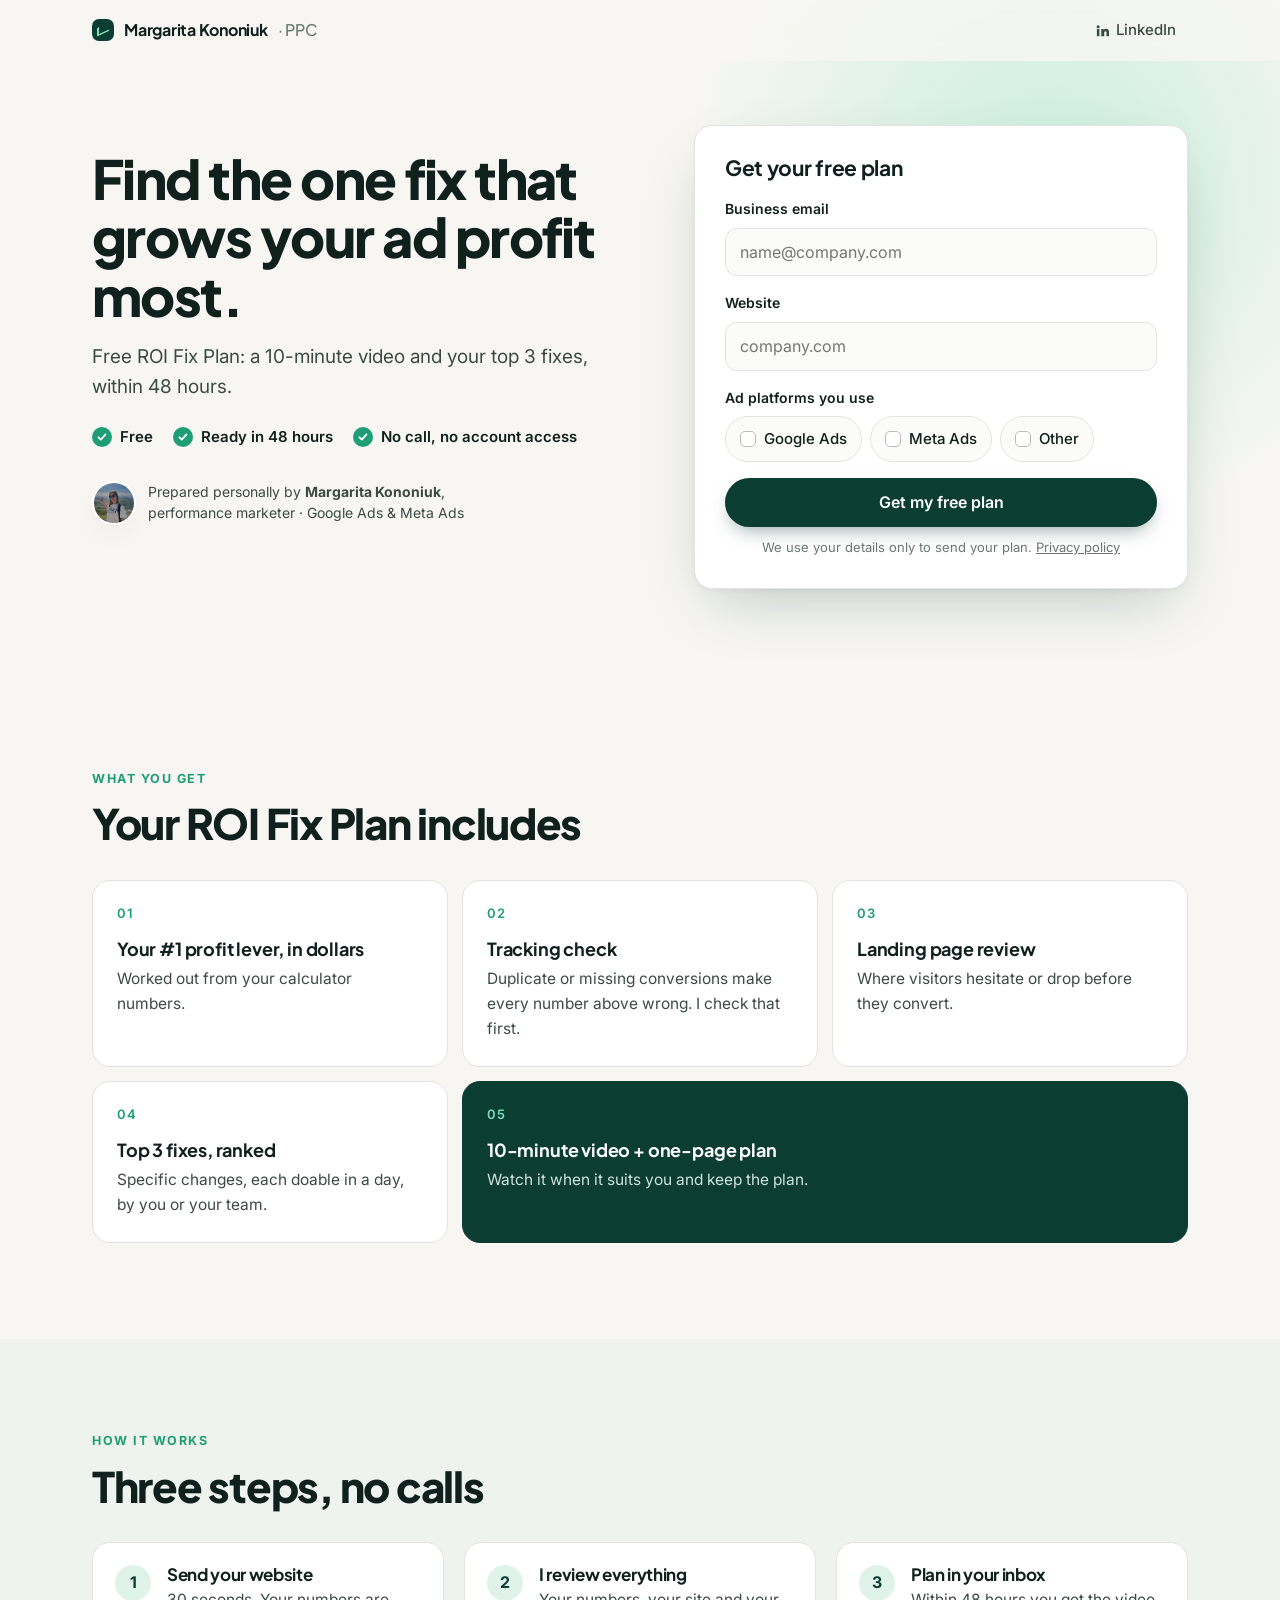
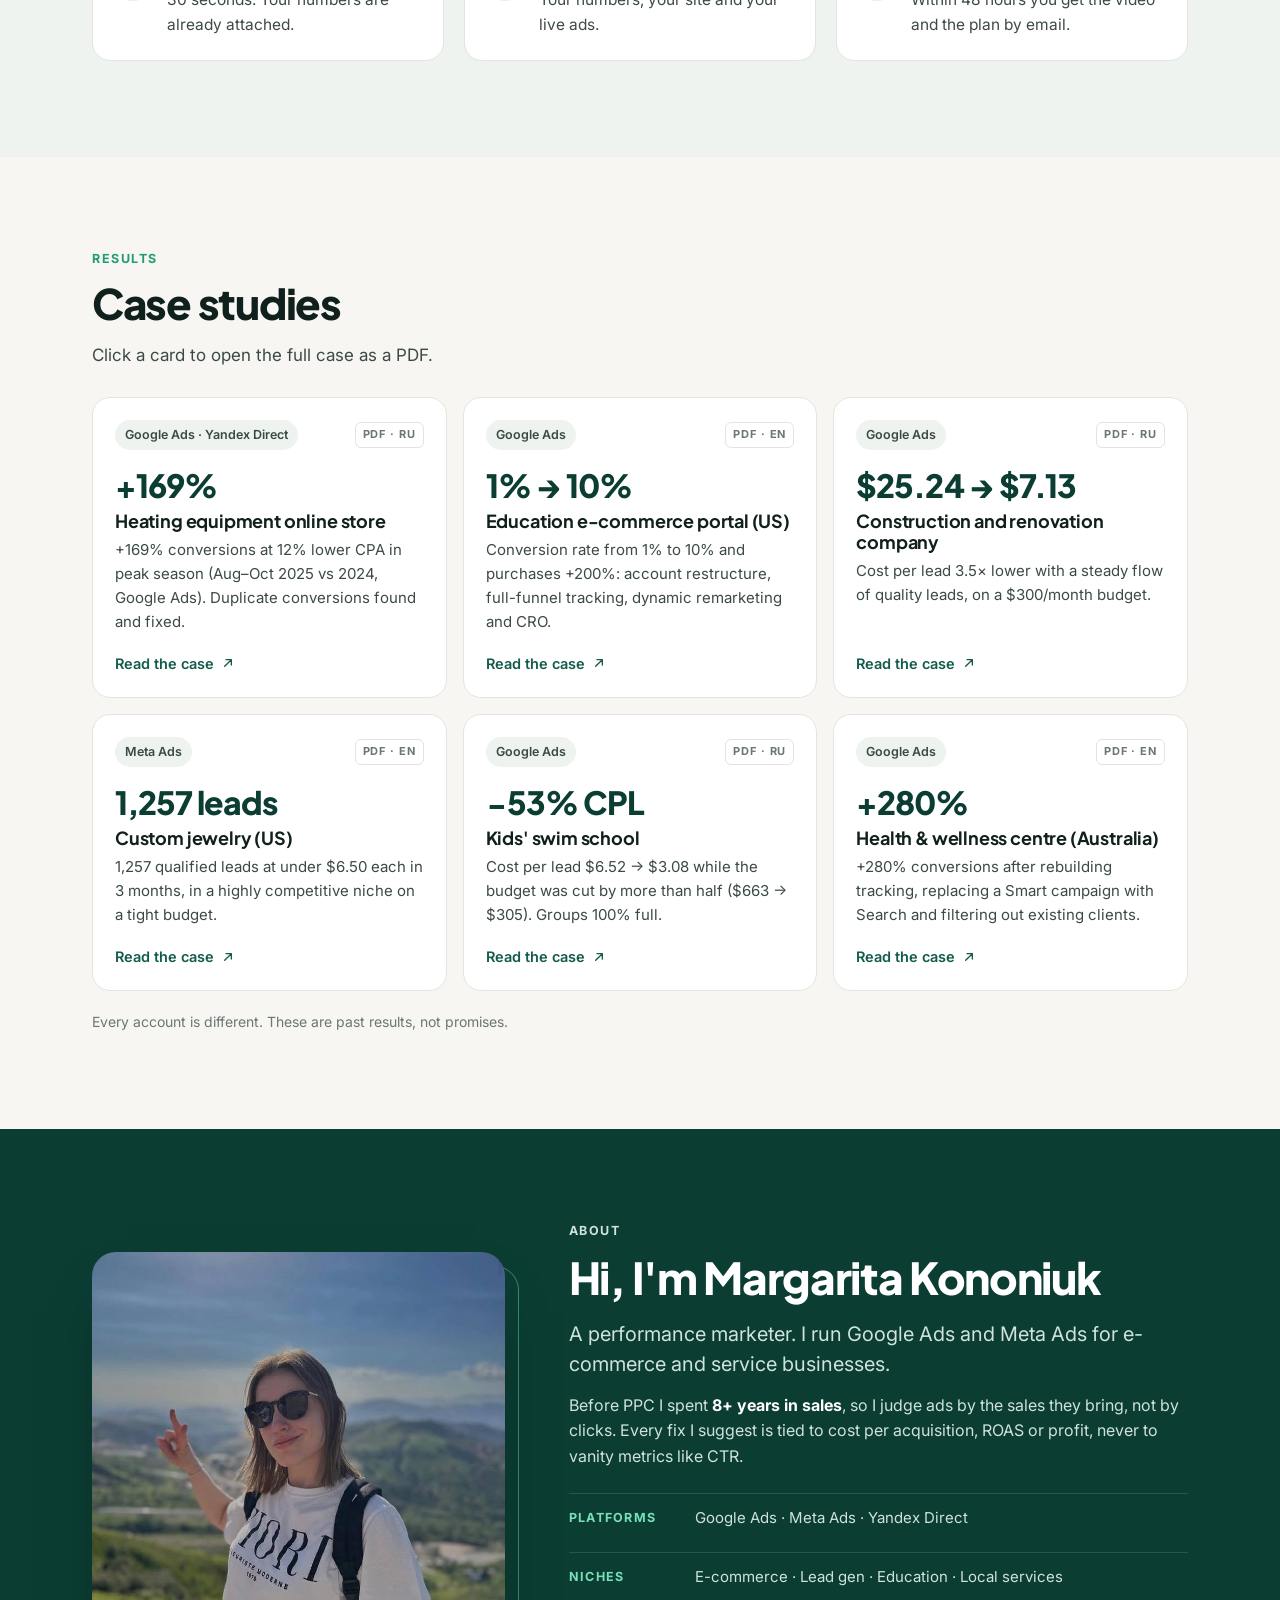
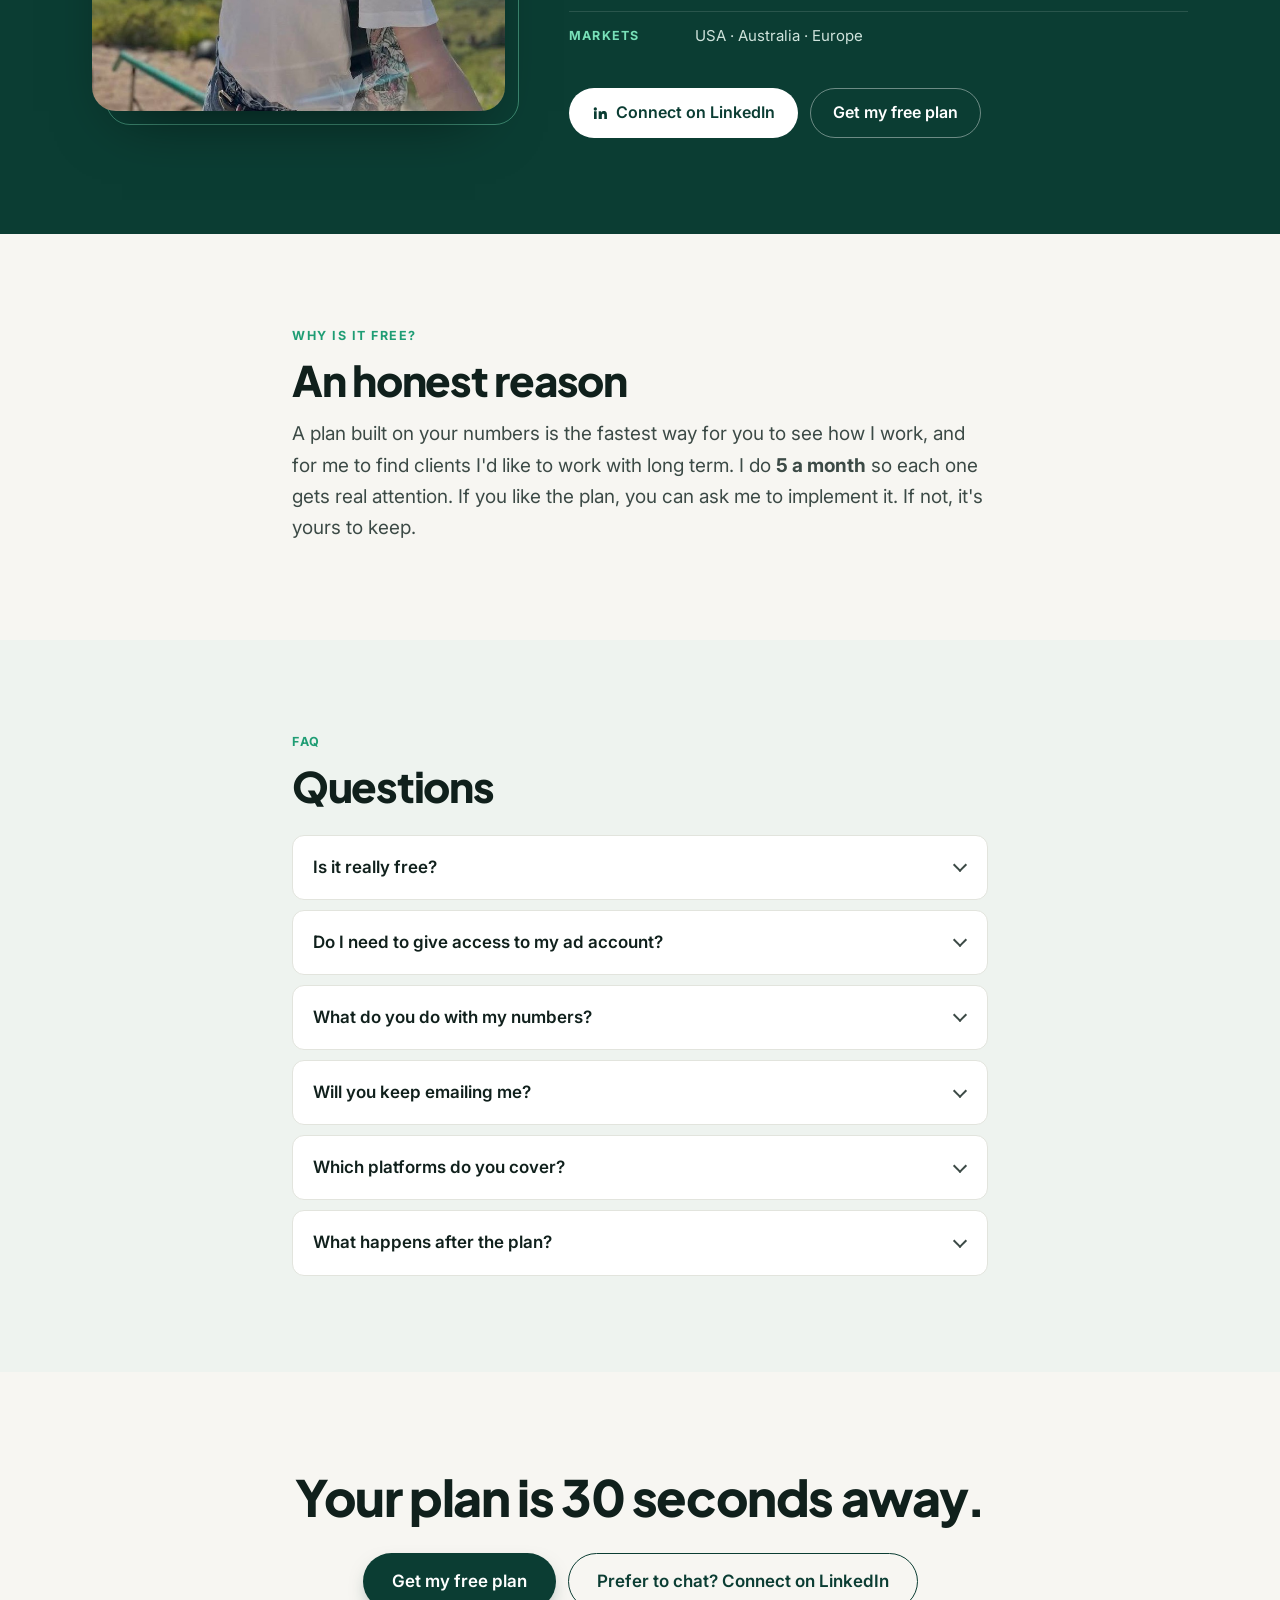
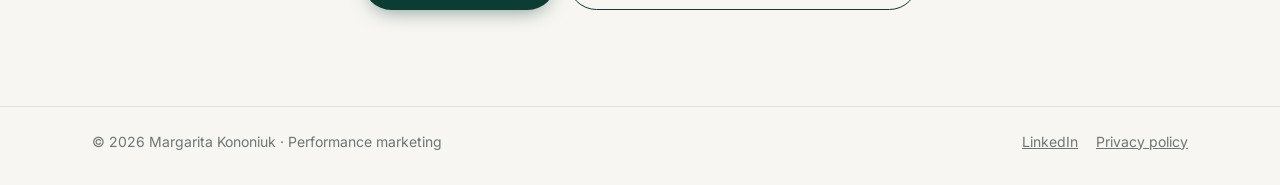
<file: index.html>
<!doctype html>
<html lang="en">
<head>
  <meta charset="utf-8">
  <meta name="viewport" content="width=device-width, initial-scale=1">
  <title>Free ROI Fix Plan · Margarita Kononiuk, PPC</title>
  <meta name="description" content="Send your website and get a 10-minute video and the 3 fixes that will grow your ad profit most, within 48 hours. Free. No call, no account access, no contract.">
  <meta name="referrer" content="strict-origin-when-cross-origin">
  <meta name="theme-color" content="#0b3d33">
  <meta property="og:title" content="Free ROI Fix Plan in 48 hours">
  <meta property="og:description" content="A 10-minute video and your top 3 fixes to grow ad profit. Google Ads & Meta Ads. No call, no contract.">
  <meta property="og:type" content="website">
  <meta property="og:image" content="assets/img/margarita.jpg">
  <link rel="icon" href="data:image/svg+xml,%3Csvg xmlns='http://www.w3.org/2000/svg' viewBox='0 0 32 32'%3E%3Crect width='32' height='32' rx='8' fill='%230b3d33'/%3E%3Cpath d='M8 21l6-6 4 4 6-8' stroke='%2378e0b8' stroke-width='3' fill='none' stroke-linecap='round' stroke-linejoin='round'/%3E%3C/svg%3E">
  <link rel="preconnect" href="https://fonts.googleapis.com">
  <link rel="preconnect" href="https://fonts.gstatic.com" crossorigin>
  <link href="https://fonts.googleapis.com/css2?family=Inter:wght@400;500;600;700&family=Plus+Jakarta+Sans:wght@600;700;800&display=swap" rel="stylesheet">
  <link rel="stylesheet" href="assets/css/styles.css">
  <!-- Privacy: remove calculator numbers from the address bar BEFORE Google Tag Manager reads the URL.
       The original query is kept in window.__LP_INITIAL_SEARCH for main.js. UTM parameters stay. -->
  <script>
    (function () {
      try {
        var keys = ["v","ext_ver","tab","currency","spend","cpc","cr","aov","lead_to_call","close_rate","ltv","fee","margin",
          "revenue","profit","roi","roas","cpa","top_lever","lever_gain","state"];
        var u = new URL(location.href);
        window.__LP_INITIAL_SEARCH = u.search;
        var changed = false;
        keys.forEach(function (k) { if (u.searchParams.has(k)) { u.searchParams.delete(k); changed = true; } });
        var q = u.searchParams.toString();
        if (changed) history.replaceState(history.state, "", u.pathname + (q ? "?" + q : "") + u.hash);
      } catch (e) {}
    })();
  </script>
  <!-- Google Tag Manager -->
  <script async src="https://www.googletagmanager.com/gtm.js?id=GTM-M23LH8RD"></script>
  <script>
    window.dataLayer = window.dataLayer || [];
    function gtag(){dataLayer.push(arguments);}
    gtag('js', new Date());
    dataLayer.push({ 'gtm.start': new Date().getTime(), event: 'gtm.js' });
  </script>
  <!-- End Google Tag Manager -->
  <script src="assets/js/config.js"></script>
  <script src="assets/js/main.js" defer></script>
</head>
<body>
  <!-- Google Tag Manager (noscript) -->
  <noscript><iframe src="https://www.googletagmanager.com/ns.html?id=GTM-M23LH8RD" height="0" width="0" style="display:none;visibility:hidden"></iframe></noscript>
  <!-- End Google Tag Manager (noscript) -->
  <header class="topbar">
    <div class="wrap topbar__inner">
      <span class="brand">
        <span class="brand__mark" aria-hidden="true"></span>
        Margarita Kononiuk <span class="brand__role">· PPC</span>
      </span>
      <a class="link-quiet js-linkedin" href="https://www.linkedin.com/in/margarita-kononiuk" target="_blank" rel="noopener">
        <svg class="icon" viewBox="0 0 24 24" aria-hidden="true"><path d="M4.98 3.5a2.5 2.5 0 1 1 0 5 2.5 2.5 0 0 1 0-5zM3 9.5h4V21H3zM10 9.5h3.8v1.6h.06c.53-1 1.83-2.06 3.77-2.06 4.03 0 4.77 2.65 4.77 6.1V21h-4v-5.1c0-1.22-.02-2.78-1.7-2.78-1.7 0-1.96 1.33-1.96 2.7V21H10z"/></svg>
        LinkedIn
      </a>
    </div>
  </header>

  <main>
    <!-- 1. HERO + FORM -->
    <section class="hero" id="top">
      <div class="wrap hero__grid">
        <div class="hero__copy">
          <p class="state-pill" id="statePill" hidden></p>
          <h1 class="hero__title" id="heroTitle">Find the one fix that grows your ad profit most.</h1>
          <p class="hero__sub" id="heroSub">Free ROI Fix Plan: a 10-minute video and your top 3 fixes, within 48 hours.</p>
          <ul class="ticks">
            <li>Free</li>
            <li>Ready in 48 hours</li>
            <li>No call, no account access</li>
          </ul>
          <div class="hero__trust">
            <img src="assets/img/margarita.jpg" alt="" width="44" height="44" class="avatar-sm">
            <p>Prepared personally by <strong>Margarita Kononiuk</strong>,<br class="br-desk"> performance marketer · Google Ads &amp; Meta Ads</p>
          </div>
        </div>

        <div class="hero__panel" id="form">
          <div class="card form-card" id="formCard">
            <h2 class="form-card__title">Get your free plan</h2>
            <p class="capacity" id="capacity" hidden></p>
            <form id="leadForm" novalidate>
              <div class="field">
                <label for="email">Business email</label>
                <input id="email" name="email" type="email" autocomplete="email" inputmode="email" placeholder="name@company.com" required>
                <p class="hint" id="emailHint" hidden>A work email gets a faster reply.</p>
                <p class="error" id="emailError" role="alert" hidden></p>
              </div>
              <div class="field">
                <label for="website">Website</label>
                <input id="website" name="website" type="text" inputmode="url" autocomplete="url" placeholder="company.com" required>
                <p class="error" id="websiteError" role="alert" hidden></p>
              </div>
              <fieldset class="field">
                <legend>Ad platforms you use</legend>
                <div class="chips">
                  <label class="chip"><input type="checkbox" name="platforms" value="google_ads"><span>Google Ads</span></label>
                  <label class="chip"><input type="checkbox" name="platforms" value="meta_ads"><span>Meta Ads</span></label>
                  <label class="chip"><input type="checkbox" name="platforms" value="other"><span>Other</span></label>
                </div>
                <p class="error" id="platformsError" role="alert" hidden></p>
              </fieldset>
              <!-- Honeypot: humans never see or fill this -->
              <div class="hp" aria-hidden="true">
                <label for="company_fax">Leave empty</label>
                <input id="company_fax" name="company_fax" type="text" tabindex="-1" autocomplete="off">
              </div>
              <button class="btn btn--primary btn--block" type="submit" id="submitBtn">
                <span class="btn__label">Get my free plan</span>
                <span class="spinner" aria-hidden="true"></span>
              </button>
              <p class="error error--form" id="formError" role="alert" hidden></p>
              <p class="attached" id="attachedNote" hidden>
                <svg class="icon" viewBox="0 0 24 24" aria-hidden="true"><path d="M16.5 6.5l-7.8 7.8a2 2 0 0 0 2.8 2.8l7.8-7.8a4 4 0 0 0-5.7-5.7L5.8 11.4a6 6 0 0 0 8.5 8.5l6.2-6.2" fill="none" stroke="currentColor" stroke-width="2" stroke-linecap="round"/></svg>
                Your calculator numbers are attached.
              </p>
              <p class="privacy-line">We use your details only to send your plan. <a class="js-privacy" href="privacy.html">Privacy policy</a></p>
            </form>
          </div>

          <!-- Success state -->
          <div class="card success-card" id="successCard" hidden tabindex="-1">
            <div class="success-card__icon" aria-hidden="true">
              <svg viewBox="0 0 24 24"><path d="M5 12.5l4.5 4.5L19 7.5" fill="none" stroke="currentColor" stroke-width="2.5" stroke-linecap="round" stroke-linejoin="round"/></svg>
            </div>
            <h2>Got it.</h2>
            <p class="success-card__lead">Your plan arrives at <strong id="successEmail"></strong> within 48 hours.</p>
            <p>Want a deeper plan? Reply to the confirmation email with read-only access to your ad account, and I'll add account structure and search terms.</p>
            <p class="muted">Meanwhile:</p>
            <a class="btn btn--linkedin js-linkedin" href="https://www.linkedin.com/in/margarita-kononiuk" target="_blank" rel="noopener">
              <svg class="icon" viewBox="0 0 24 24" aria-hidden="true"><path d="M4.98 3.5a2.5 2.5 0 1 1 0 5 2.5 2.5 0 0 1 0-5zM3 9.5h4V21H3zM10 9.5h3.8v1.6h.06c.53-1 1.83-2.06 3.77-2.06 4.03 0 4.77 2.65 4.77 6.1V21h-4v-5.1c0-1.22-.02-2.78-1.7-2.78-1.7 0-1.96 1.33-1.96 2.7V21H10z"/></svg>
              Connect on LinkedIn
            </a>
          </div>

          <!-- Calculator numbers -->
          <div class="card numbers" id="numbers" hidden>
            <h3 class="numbers__title">Your calculator numbers <span class="muted">(attached to your request)</span></h3>
            <dl class="numbers__grid" id="numbersGrid"></dl>
            <button type="button" class="link-btn" id="numbersToggle" aria-expanded="false" hidden>Show all</button>
            <p class="numbers__note">From your ROI Calculator. Something off? Change it in the extension and click the banner again.</p>
          </div>
        </div>
      </div>
    </section>

    <!-- 3. WHAT YOU GET -->
    <section class="section" id="what">
      <div class="wrap">
        <p class="eyebrow">What you get</p>
        <h2 class="section__title">Your ROI Fix Plan includes</h2>
        <ol class="deliverables">
          <li class="deliverable">
            <span class="deliverable__num">01</span>
            <h3>Your #1 profit lever, in dollars</h3>
            <p id="leverItem">Worked out from your calculator numbers.</p>
          </li>
          <li class="deliverable">
            <span class="deliverable__num">02</span>
            <h3>Tracking check</h3>
            <p>Duplicate or missing conversions make every number above wrong. I check that first.</p>
          </li>
          <li class="deliverable">
            <span class="deliverable__num">03</span>
            <h3>Landing page review</h3>
            <p>Where visitors hesitate or drop before they convert.</p>
          </li>
          <li class="deliverable">
            <span class="deliverable__num">04</span>
            <h3>Top 3 fixes, ranked</h3>
            <p>Specific changes, each doable in a day, by you or your team.</p>
          </li>
          <li class="deliverable deliverable--accent">
            <span class="deliverable__num">05</span>
            <h3>10-minute video + one-page plan</h3>
            <p>Watch it when it suits you and keep the plan.</p>
          </li>
        </ol>
      </div>
    </section>

    <!-- 4. HOW IT WORKS -->
    <section class="section section--tint" id="how">
      <div class="wrap">
        <p class="eyebrow">How it works</p>
        <h2 class="section__title">Three steps, no calls</h2>
        <ol class="steps">
          <li class="step">
            <span class="step__dot">1</span>
            <div>
              <h3>Send your website</h3>
              <p>30 seconds. Your numbers are already attached.</p>
            </div>
          </li>
          <li class="step">
            <span class="step__dot">2</span>
            <div>
              <h3>I review everything</h3>
              <p>Your numbers, your site and your live ads.</p>
            </div>
          </li>
          <li class="step">
            <span class="step__dot">3</span>
            <div>
              <h3>Plan in your inbox</h3>
              <p>Within 48 hours you get the video and the plan by email.</p>
            </div>
          </li>
        </ol>
      </div>
    </section>

    <!-- 5. RESULTS / CASE STUDIES -->
    <section class="section" id="cases">
      <div class="wrap">
        <p class="eyebrow">Results</p>
        <h2 class="section__title">Case studies</h2>
        <p class="section__lead">Click a card to open the full case as a PDF.</p>
        <div class="cases" id="casesGrid"></div>
        <p class="disclaimer">Every account is different. These are past results, not promises.</p>
      </div>
    </section>

    <!-- 6. ABOUT -->
    <section class="section section--dark" id="about">
      <div class="wrap about">
        <figure class="about__photo">
          <img src="assets/img/margarita.jpg" alt="Margarita Kononiuk" width="600" height="667" loading="lazy">
        </figure>
        <div class="about__copy">
          <p class="eyebrow eyebrow--light">About</p>
          <h2 class="about__title">Hi, I'm Margarita&nbsp;Kononiuk</h2>
          <p class="about__lead">A performance marketer. I run Google Ads and Meta Ads for e-commerce and service businesses.</p>
          <p>Before PPC I spent <strong>8+ years in sales</strong>, so I judge ads by the sales they bring, not by clicks. Every fix I suggest is tied to cost per acquisition, ROAS or profit, never to vanity metrics like CTR.</p>
          <ul class="about__facts">
            <li><strong>Platforms</strong> Google Ads · Meta Ads · Yandex Direct</li>
            <li><strong>Niches</strong> E-commerce · Lead gen · Education · Local services</li>
            <li><strong>Markets</strong> USA · Australia · Europe</li>
          </ul>
          <div class="about__ctas">
            <a class="btn btn--light js-linkedin" href="https://www.linkedin.com/in/margarita-kononiuk" target="_blank" rel="noopener">
              <svg class="icon" viewBox="0 0 24 24" aria-hidden="true"><path d="M4.98 3.5a2.5 2.5 0 1 1 0 5 2.5 2.5 0 0 1 0-5zM3 9.5h4V21H3zM10 9.5h3.8v1.6h.06c.53-1 1.83-2.06 3.77-2.06 4.03 0 4.77 2.65 4.77 6.1V21h-4v-5.1c0-1.22-.02-2.78-1.7-2.78-1.7 0-1.96 1.33-1.96 2.7V21H10z"/></svg>
              Connect on LinkedIn
            </a>
            <a class="btn btn--ghost-light js-to-form" href="#form">Get my free plan</a>
          </div>
        </div>
      </div>
    </section>

    <!-- 7. WHY FREE -->
    <section class="section" id="why">
      <div class="wrap narrow">
        <p class="eyebrow">Why is it free?</p>
        <h2 class="section__title">An honest reason</h2>
        <p class="prose">A plan built on your numbers is the fastest way for you to see how I work, and for me to find clients I'd like to work with long term. I do <strong>5 a month</strong> so each one gets real attention. If you like the plan, you can ask me to implement it. If not, it's yours to keep.</p>
      </div>
    </section>

    <!-- 8. FAQ -->
    <section class="section section--tint" id="faq">
      <div class="wrap narrow">
        <p class="eyebrow">FAQ</p>
        <h2 class="section__title">Questions</h2>
        <div class="faq">
          <details>
            <summary>Is it really free?</summary>
            <p>Yes. No card, no contract, no call.</p>
          </details>
          <details>
            <summary>Do I need to give access to my ad account?</summary>
            <p>No. Your website and calculator numbers are enough. If you want a deeper plan later, you can share read-only access.</p>
          </details>
          <details>
            <summary>What do you do with my numbers?</summary>
            <p>I use them only to prepare your plan. They are never shared or published.</p>
          </details>
          <details>
            <summary>Will you keep emailing me?</summary>
            <p>At most two short follow-up emails. Reply "stop" and they stop.</p>
          </details>
          <details>
            <summary>Which platforms do you cover?</summary>
            <p>Google Ads and Meta Ads.</p>
          </details>
          <details>
            <summary>What happens after the plan?</summary>
            <p>You can implement the fixes yourself, or ask me for a quote to do it.</p>
          </details>
        </div>
      </div>
    </section>

    <!-- 9. FINAL CTA -->
    <section class="section final">
      <div class="wrap final__inner">
        <h2 class="final__title">Your plan is 30 seconds away.</h2>
        <div class="final__ctas">
          <a class="btn btn--primary btn--lg js-to-form" href="#form">Get my free plan</a>
          <a class="btn btn--outline btn--lg js-linkedin" href="https://www.linkedin.com/in/margarita-kononiuk" target="_blank" rel="noopener">Prefer to chat? Connect on LinkedIn</a>
        </div>
      </div>
    </section>
  </main>

  <footer class="footer">
    <div class="wrap footer__inner">
      <span>© <span id="year">2026</span> Margarita Kononiuk · Performance marketing</span>
      <span class="footer__links">
        <a class="js-linkedin" href="https://www.linkedin.com/in/margarita-kononiuk" target="_blank" rel="noopener">LinkedIn</a>
        <a class="js-privacy" href="privacy.html">Privacy policy</a>
      </span>
    </div>
  </footer>
</body>
</html>
</file>
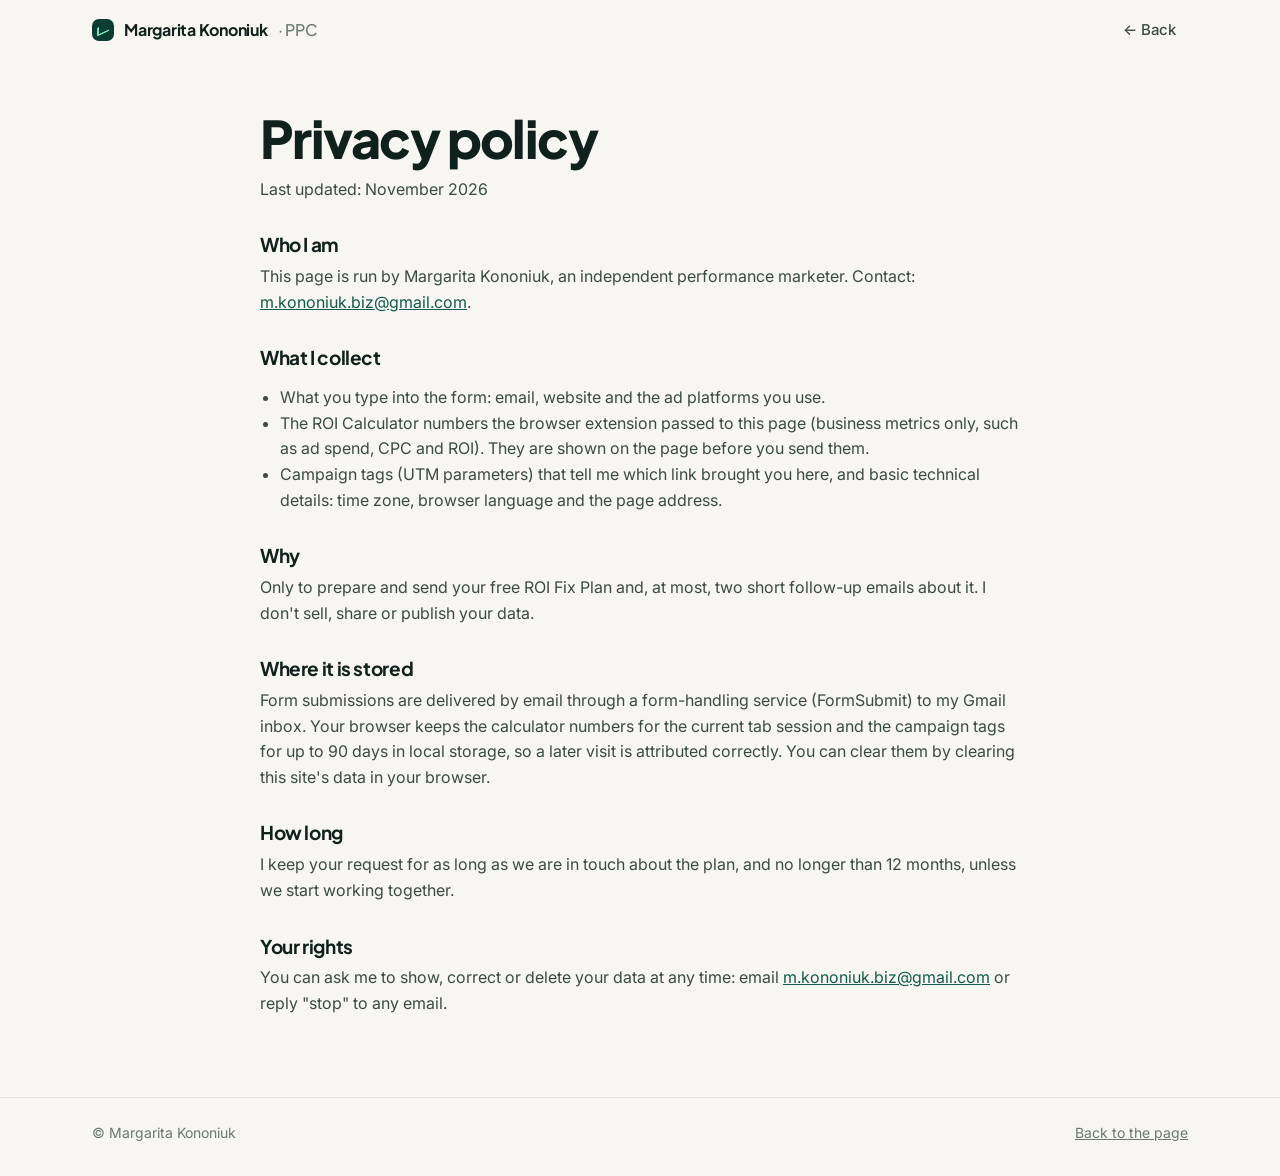
<file: privacy.html>
<!doctype html>
<html lang="en">
<head>
  <meta charset="utf-8">
  <meta name="viewport" content="width=device-width, initial-scale=1">
  <title>Privacy Policy · Margarita Kononiuk</title>
  <meta name="robots" content="noindex">
  <link rel="preconnect" href="https://fonts.googleapis.com">
  <link rel="preconnect" href="https://fonts.gstatic.com" crossorigin>
  <link href="https://fonts.googleapis.com/css2?family=Inter:wght@400;500;600;700&family=Plus+Jakarta+Sans:wght@600;700;800&display=swap" rel="stylesheet">
  <link rel="stylesheet" href="assets/css/styles.css">
  <style>
    .policy { padding: 48px 0 80px; }
    .policy h1 { font-weight: 800; letter-spacing: -.03em; font-size: clamp(36px, 6vw, 52px); margin-bottom: 8px; }
    .policy h2 { font-size: 19px; margin: 32px 0 8px; }
    .policy p, .policy li { color: var(--ink-2); }
    .policy ul { padding-left: 20px; }
  </style>
</head>
<body>
  <header class="topbar">
    <div class="wrap topbar__inner">
      <a class="brand" href="./" style="text-decoration:none;color:inherit"><span class="brand__mark" aria-hidden="true"></span>Margarita Kononiuk <span class="brand__role">· PPC</span></a>
      <a class="link-quiet" href="./">← Back</a>
    </div>
  </header>
  <main class="wrap narrow policy">
    <h1>Privacy policy</h1>
    <p class="muted">Last updated: November 2026</p>

    <h2>Who I am</h2>
    <p>This page is run by Margarita Kononiuk, an independent performance marketer. Contact: <a href="mailto:m.kononiuk.biz@gmail.com">m.kononiuk.biz@gmail.com</a>.</p>

    <h2>What I collect</h2>
    <ul>
      <li>What you type into the form: email, website and the ad platforms you use.</li>
      <li>The ROI Calculator numbers the browser extension passed to this page (business metrics only, such as ad spend, CPC and ROI). They are shown on the page before you send them.</li>
      <li>Campaign tags (UTM parameters) that tell me which link brought you here, and basic technical details: time zone, browser language and the page address.</li>
    </ul>

    <h2>Why</h2>
    <p>Only to prepare and send your free ROI Fix Plan and, at most, two short follow-up emails about it. I don't sell, share or publish your data.</p>

    <h2>Where it is stored</h2>
    <p>Form submissions are delivered by email through a form-handling service (FormSubmit) to my Gmail inbox. Your browser keeps the calculator numbers for the current tab session and the campaign tags for up to 90 days in local storage, so a later visit is attributed correctly. You can clear them by clearing this site's data in your browser.</p>

    <h2>How long</h2>
    <p>I keep your request for as long as we are in touch about the plan, and no longer than 12 months, unless we start working together.</p>

    <h2>Your rights</h2>
    <p>You can ask me to show, correct or delete your data at any time: email <a href="mailto:m.kononiuk.biz@gmail.com">m.kononiuk.biz@gmail.com</a> or reply "stop" to any email.</p>
  </main>
  <footer class="footer"><div class="wrap footer__inner"><span>© Margarita Kononiuk</span><a href="./">Back to the page</a></div></footer>
</body>
</html>
</file>
<file: assets/css/styles.css>
:root {
  --bg: #f7f6f2;
  --surface: #ffffff;
  --tint: #eef3ef;
  --ink: #10201c;
  --ink-2: #3c4a46;
  --muted: #6b7773;
  --line: #e2e4dd;
  --brand: #0b3d33;
  --brand-2: #135c4c;
  --accent: #1f9d74;
  --accent-soft: #dff3ea;
  --mint: #78e0b8;
  --danger: #c2412d;
  --danger-soft: #fdecea;
  --warn: #8a5a00;

  --radius: 18px;
  --radius-sm: 12px;
  --shadow: 0 1px 2px rgba(16, 32, 28, .04), 0 12px 32px -12px rgba(16, 32, 28, .14);
  --shadow-lg: 0 2px 4px rgba(16, 32, 28, .04), 0 24px 60px -20px rgba(11, 61, 51, .28);

  --font: "Inter", system-ui, -apple-system, "Segoe UI", Roboto, sans-serif;
  --display: "Plus Jakarta Sans", "Inter", system-ui, sans-serif;
}

*, *::before, *::after { box-sizing: border-box; }
html { -webkit-text-size-adjust: 100%; scroll-behavior: smooth; }
@media (prefers-reduced-motion: reduce) { html { scroll-behavior: auto; } * { transition: none !important; animation: none !important; } }
body {
  margin: 0;
  background: var(--bg);
  color: var(--ink);
  font: 400 16px/1.6 var(--font);
  -webkit-font-smoothing: antialiased;
}
img { max-width: 100%; display: block; }
a { color: var(--brand-2); }
h1, h2, h3 { margin: 0; line-height: 1.15; font-family: var(--display); letter-spacing: -.02em; }
p { margin: 0; }
[hidden] { display: none !important; }

.wrap { width: 100%; max-width: 1160px; margin: 0 auto; padding: 0 16px; }
.narrow { max-width: 760px; }
@media (min-width: 768px) { .wrap { padding: 0 32px; } }

.icon { width: 1em; height: 1em; fill: currentColor; flex: none; }
.muted { color: var(--muted); font-weight: 400; }

/* ---------- Top bar ---------- */
.topbar { position: sticky; top: 0; z-index: 20; background: rgba(247, 246, 242, .85); backdrop-filter: saturate(1.4) blur(10px); border-bottom: 1px solid transparent; }
.topbar.is-scrolled { border-bottom-color: var(--line); }
.topbar__inner { display: flex; align-items: center; justify-content: space-between; height: 60px; }
.brand { display: inline-flex; align-items: center; gap: 10px; font-family: var(--display); font-weight: 700; letter-spacing: -.015em; }
.brand__mark { width: 22px; height: 22px; border-radius: 7px; background: var(--brand); position: relative; }
.brand__mark::after { content: ""; position: absolute; inset: 6px 5px 7px 5px; border-left: 2.5px solid var(--mint); border-bottom: 2.5px solid var(--mint); transform: skewY(-25deg); border-radius: 1px; }
.brand__role { color: var(--muted); font-weight: 500; }
.link-quiet { display: inline-flex; align-items: center; gap: 6px; color: var(--ink-2); text-decoration: none; font-weight: 500; font-size: 15px; padding: 8px 12px; border-radius: 999px; transition: background .15s; }
.link-quiet:hover { background: rgba(16, 32, 28, .06); }

/* ---------- Buttons ---------- */
.btn {
  display: inline-flex; align-items: center; justify-content: center; gap: 8px;
  padding: 14px 22px; border-radius: 999px; border: 1.5px solid transparent;
  font: 600 16px/1.2 var(--font); text-decoration: none; cursor: pointer;
  transition: transform .12s ease, background .15s, box-shadow .15s, border-color .15s;
}
.btn:active { transform: translateY(1px); }
.btn--primary { background: var(--brand); color: #fff; box-shadow: 0 8px 20px -8px rgba(11, 61, 51, .55); }
.btn--primary:hover { background: var(--brand-2); }
.btn--block { width: 100%; }
.btn--lg { padding: 17px 28px; font-size: 17px; }
.btn--outline { border-color: var(--brand); color: var(--brand); background: transparent; }
.btn--outline:hover { background: var(--brand); color: #fff; }
.btn--linkedin { background: #0a66c2; color: #fff; }
.btn--linkedin:hover { background: #004182; }
.btn--light { background: #fff; color: var(--brand); }
.btn--light:hover { background: var(--accent-soft); }
.btn--ghost-light { border-color: rgba(255, 255, 255, .4); color: #fff; }
.btn--ghost-light:hover { border-color: #fff; background: rgba(255, 255, 255, .08); }
.btn:focus-visible, .chip input:focus-visible + span, a:focus-visible, summary:focus-visible, .link-btn:focus-visible { outline: 3px solid var(--mint); outline-offset: 2px; }

.spinner { display: none; width: 18px; height: 18px; border: 2.5px solid rgba(255, 255, 255, .35); border-top-color: #fff; border-radius: 50%; animation: spin .7s linear infinite; }
.is-loading .spinner { display: inline-block; }
.is-loading .btn__label { opacity: .85; }
button:disabled { cursor: progress; opacity: .9; }
@keyframes spin { to { transform: rotate(360deg); } }

/* ---------- Hero ---------- */
.hero { padding: 28px 0 56px; position: relative; overflow-x: clip; }
.hero::before {
  content: ""; position: absolute; inset: -40% -10% auto auto; width: 720px; height: 720px; border-radius: 50%;
  background: radial-gradient(closest-side, rgba(120, 224, 184, .35), rgba(120, 224, 184, 0));
  pointer-events: none;
}
.hero__grid { display: grid; gap: 28px; position: relative; }
@media (min-width: 960px) {
  .hero { padding: 64px 0 88px; }
  .hero__grid { grid-template-columns: 1.05fr .95fr; gap: 56px; align-items: start; }
  .hero__copy { position: sticky; top: 108px; padding-top: 24px; }
}
.state-pill {
  display: inline-flex; align-items: center; gap: 8px; margin-bottom: 18px;
  padding: 6px 12px; border-radius: 999px; background: var(--accent-soft); color: var(--brand);
  font: 700 12px/1.2 var(--font); letter-spacing: .08em; text-transform: uppercase;
}
.state-pill::before { content: ""; width: 7px; height: 7px; border-radius: 50%; background: var(--accent); }
.state-pill--loss { background: var(--danger-soft); color: var(--danger); }
.state-pill--loss::before { background: var(--danger); }
.hero__title {
  font-family: var(--display); font-weight: 800; letter-spacing: -.028em;
  font-size: clamp(32px, 7.4vw, 54px); line-height: 1.08; color: var(--ink);
}
.hero__title em { font-style: italic; color: var(--brand-2); }
.hero__sub { margin-top: 18px; font-size: clamp(17px, 2.2vw, 19px); color: var(--ink-2); max-width: 34em; }
.ticks { list-style: none; padding: 0; margin: 22px 0 0; display: flex; flex-wrap: wrap; gap: 10px 20px; }
.ticks li { display: inline-flex; align-items: center; gap: 8px; font-weight: 600; font-size: 15px; }
.ticks li::before {
  content: ""; width: 20px; height: 20px; border-radius: 50%; flex: none;
  background: var(--accent) url("data:image/svg+xml,%3Csvg xmlns='http://www.w3.org/2000/svg' viewBox='0 0 24 24'%3E%3Cpath d='M6 12.5l4 4 8-9' fill='none' stroke='white' stroke-width='3' stroke-linecap='round' stroke-linejoin='round'/%3E%3C/svg%3E") center/14px no-repeat;
}
.hero__trust { display: none; align-items: center; gap: 12px; margin-top: 32px; color: var(--ink-2); font-size: 14px; line-height: 1.45; }
.avatar-sm { width: 44px; height: 44px; border-radius: 50%; object-fit: cover; object-position: 50% 30%; border: 2px solid #fff; box-shadow: var(--shadow); }
.br-desk { display: none; }
@media (min-width: 600px) { .hero__trust { display: flex; } .br-desk { display: inline; } }

/* ---------- Cards / form ---------- */
.card { background: var(--surface); border: 1px solid var(--line); border-radius: var(--radius); box-shadow: var(--shadow); }
.hero__panel { display: grid; gap: 16px; }
.form-card { padding: 22px; box-shadow: var(--shadow-lg); }
@media (min-width: 600px) { .form-card { padding: 30px; } }
.form-card__title { font-size: 21px; font-weight: 700; letter-spacing: -.015em; margin-bottom: 18px; }
.capacity { margin: -8px 0 16px; font-size: 14px; font-weight: 600; color: var(--warn); }
.field { margin: 0 0 16px; padding: 0; border: 0; min-width: 0; }
.field label, .field legend { display: block; font-weight: 600; font-size: 14px; margin-bottom: 7px; padding: 0; }
.field input[type="email"], .field input[type="text"] {
  width: 100%; padding: 13px 14px; border-radius: var(--radius-sm); border: 1.5px solid var(--line);
  background: #fbfbf9; font: 400 16px/1.3 var(--font); color: var(--ink); transition: border-color .15s, background .15s, box-shadow .15s;
}
.field input:hover { border-color: #c9ccc3; }
.field input:focus { outline: none; border-color: var(--accent); background: #fff; box-shadow: 0 0 0 4px rgba(31, 157, 116, .15); }
.field input[aria-invalid="true"] { border-color: var(--danger); background: #fffafa; }
.hint { margin-top: 6px; font-size: 13px; color: var(--muted); }
.error { margin-top: 6px; font-size: 13px; color: var(--danger); font-weight: 500; }
.error--form { margin-top: 12px; padding: 10px 12px; border-radius: 10px; background: var(--danger-soft); }

.chips { display: flex; flex-wrap: wrap; gap: 8px; }
.chip { position: relative; margin: 0 !important; cursor: pointer; }
.chip input { position: absolute; opacity: 0; inset: 0; margin: 0; cursor: pointer; }
.chip span {
  display: inline-flex; align-items: center; gap: 8px; padding: 10px 14px; border-radius: 999px;
  border: 1.5px solid var(--line); background: #fbfbf9; font-weight: 500; font-size: 15px; transition: all .15s;
}
.chip span::before { content: ""; width: 16px; height: 16px; border-radius: 5px; border: 1.5px solid #b9beb5; background: #fff; transition: all .15s; }
.chip:hover span { border-color: #c9ccc3; }
.chip input:checked + span { border-color: var(--accent); background: var(--accent-soft); color: var(--brand); }
.chip input:checked + span::before {
  border-color: var(--accent);
  background: var(--accent) url("data:image/svg+xml,%3Csvg xmlns='http://www.w3.org/2000/svg' viewBox='0 0 24 24'%3E%3Cpath d='M6 12.5l4 4 8-9' fill='none' stroke='white' stroke-width='3.2' stroke-linecap='round' stroke-linejoin='round'/%3E%3C/svg%3E") center/12px no-repeat;
}

.hp { position: absolute !important; left: -9999px; width: 1px; height: 1px; overflow: hidden; }

.attached { display: flex; align-items: center; justify-content: center; gap: 6px; margin-top: 12px; font-size: 13.5px; font-weight: 500; color: var(--brand-2); }
.privacy-line { margin-top: 10px; font-size: 13px; color: var(--muted); text-align: center; }
.privacy-line a { color: inherit; }

/* Success */
.success-card { padding: 30px 26px; text-align: left; box-shadow: var(--shadow-lg); }
.success-card:focus { outline: none; }
.success-card__icon { width: 48px; height: 48px; border-radius: 50%; display: grid; place-items: center; background: var(--accent); color: #fff; margin-bottom: 16px; }
.success-card__icon svg { width: 26px; height: 26px; }
.success-card h2 { font-weight: 800; letter-spacing: -.03em; font-size: 32px; margin-bottom: 10px; }
.success-card p { margin-bottom: 12px; color: var(--ink-2); }
.success-card__lead { font-size: 18px; color: var(--ink) !important; overflow-wrap: anywhere; }
.success-card .btn { margin-top: 4px; }

/* Numbers table */
.numbers { padding: 20px 22px; background: #fbfbf9; box-shadow: none; }
.numbers__title { font-size: 15px; font-weight: 700; margin-bottom: 12px; }
.numbers__grid { display: grid; grid-template-columns: 1fr; margin: 0; }
.numbers__row { display: flex; justify-content: space-between; align-items: baseline; gap: 12px; padding: 9px 0; border-bottom: 1px dashed var(--line); min-width: 0; }
.numbers__row dt { color: var(--muted); font-size: 14px; }
.numbers__row dd { margin: 0; font-weight: 600; font-variant-numeric: tabular-nums; text-align: right; white-space: nowrap; }
/* Desktop: 2 pairs per row, label above value so long labels never squeeze the numbers */
@media (min-width: 600px) {
  .numbers__grid { grid-template-columns: 1fr 1fr; column-gap: 20px; }
  .numbers__row { display: block; padding: 10px 0; }
  .numbers__row dt { font-size: 12.5px; line-height: 1.3; margin-bottom: 2px; }
  .numbers__row dd { text-align: left; font-size: 16.5px; white-space: normal; overflow-wrap: anywhere; }
}
.numbers__row dd.is-neg { color: var(--danger); }
.numbers__row dd.is-pos { color: var(--accent); }
.link-btn { margin-top: 10px; background: none; border: 0; padding: 4px 0; color: var(--brand-2); font: 600 14px var(--font); cursor: pointer; text-decoration: underline; text-underline-offset: 3px; }
.numbers__note { margin-top: 10px; font-size: 12.5px; color: var(--muted); }

/* ---------- Sections ---------- */
.section { padding: 64px 0; }
@media (min-width: 960px) { .section { padding: 96px 0; } }
.section--tint { background: var(--tint); }
.section--dark { background: var(--brand); color: #e7f1ed; }
.eyebrow { font: 700 12.5px/1 var(--font); letter-spacing: .12em; text-transform: uppercase; color: var(--accent); margin-bottom: 14px; }
.eyebrow--light { color: var(--mint); }
.section__title { font-weight: 800; font-size: clamp(28px, 4.2vw, 42px); letter-spacing: -.03em; margin-bottom: 14px; }
.section__lead { color: var(--ink-2); font-size: 17px; margin-bottom: 8px; }
.prose { font-size: 19px; line-height: 1.65; color: var(--ink-2); }

/* Deliverables */
.deliverables { list-style: none; padding: 0; margin: 32px 0 0; display: grid; gap: 14px; }
@media (min-width: 700px) { .deliverables { grid-template-columns: repeat(2, 1fr); } }
@media (min-width: 1040px) { .deliverables { grid-template-columns: repeat(3, 1fr); } }
.deliverable { background: var(--surface); border: 1px solid var(--line); border-radius: var(--radius); padding: 24px; }
.deliverable__num { display: block; font: 600 13px var(--font); color: var(--accent); margin-bottom: 18px; letter-spacing: .06em; }
.deliverable h3 { font-size: 18px; font-weight: 700; letter-spacing: -.01em; margin-bottom: 8px; }
.deliverable p { color: var(--ink-2); font-size: 15.5px; }
.deliverable--accent { background: var(--brand); border-color: var(--brand); color: #fff; }
.deliverable--accent p { color: #cfe3dc; }
.deliverable--accent .deliverable__num { color: var(--mint); }
@media (min-width: 1040px) { .deliverable--accent { grid-column: span 2; } }

/* Steps */
.steps { list-style: none; padding: 0; margin: 32px 0 0; display: grid; gap: 14px; counter-reset: s; }
@media (min-width: 800px) { .steps { grid-template-columns: repeat(3, 1fr); gap: 20px; } }
.step { display: flex; gap: 16px; align-items: flex-start; background: var(--surface); border-radius: var(--radius); padding: 22px; border: 1px solid var(--line); }
.step__dot { flex: none; width: 36px; height: 36px; border-radius: 50%; display: grid; place-items: center; background: var(--accent-soft); color: var(--brand); font-weight: 700; }
.step h3 { font-size: 17px; font-weight: 700; margin-bottom: 4px; }
.step p { color: var(--ink-2); font-size: 15.5px; }

/* Cases */
.cases { display: grid; gap: 16px; margin-top: 28px; }
@media (min-width: 700px) { .cases { grid-template-columns: repeat(2, 1fr); } }
@media (min-width: 1040px) { .cases { grid-template-columns: repeat(3, 1fr); } }
.case {
  display: flex; flex-direction: column; text-decoration: none; color: inherit;
  background: var(--surface); border: 1px solid var(--line); border-radius: var(--radius); padding: 22px;
  transition: transform .18s ease, box-shadow .18s ease, border-color .18s;
  position: relative; overflow: hidden; min-height: 248px;
}
.case:hover { transform: translateY(-3px); box-shadow: var(--shadow-lg); border-color: #cfd8d2; }
.case__top { display: flex; justify-content: space-between; align-items: center; gap: 10px; margin-bottom: 18px; }
.case__platform { font-size: 12.5px; font-weight: 600; color: var(--ink-2); background: var(--tint); padding: 5px 10px; border-radius: 999px; }
.case__lang { font-size: 11px; font-weight: 700; letter-spacing: .08em; color: var(--muted); border: 1px solid var(--line); padding: 3px 7px; border-radius: 6px; }
.case__metric { font-family: var(--display); font-weight: 800; font-size: 32px; line-height: 1.1; color: var(--brand); letter-spacing: -.03em; margin-bottom: 8px; }
.case__title { font-size: 18px; font-weight: 700; letter-spacing: -.01em; margin-bottom: 6px; }
.case__desc { color: var(--ink-2); font-size: 15px; flex: 1; }
.case__cta { margin-top: 18px; display: inline-flex; align-items: center; gap: 6px; font-weight: 600; font-size: 14.5px; color: var(--brand-2); }
.case__cta svg { width: 16px; height: 16px; transition: transform .18s; }
.case:hover .case__cta svg { transform: translate(2px, -2px); }
.case--match { border-color: var(--accent); }
.case__match { position: absolute; top: 0; right: 0; background: var(--accent); color: #fff; font-size: 11px; font-weight: 700; letter-spacing: .06em; text-transform: uppercase; padding: 5px 10px; border-bottom-left-radius: 10px; }
.disclaimer { margin-top: 20px; font-size: 14px; color: var(--muted); }

/* About */
.about { display: grid; gap: 32px; align-items: center; }
@media (min-width: 900px) { .about { grid-template-columns: .8fr 1.2fr; gap: 64px; } }
.about__photo { margin: 0; position: relative; max-width: 440px; }
.about__photo img { width: 100%; height: auto; aspect-ratio: 9 / 10; object-fit: cover; object-position: 50% 25%; border-radius: 24px; box-shadow: 0 30px 60px -30px rgba(0, 0, 0, .6); }
.about__photo::after { content: ""; position: absolute; inset: 14px -14px -14px 14px; border: 1.5px solid rgba(120, 224, 184, .45); border-radius: 24px; z-index: -1; }
.about__photo { z-index: 0; isolation: isolate; }
.about__title { font-weight: 800; letter-spacing: -.03em; font-size: clamp(30px, 4.4vw, 44px); color: #fff; margin-bottom: 16px; }
.about__lead { font-size: 20px; color: #fff; margin-bottom: 14px; line-height: 1.5; }
.about__copy p { color: #cfe3dc; }
.about__copy strong { color: #fff; }
.about__facts { list-style: none; padding: 0; margin: 24px 0 0; display: grid; gap: 10px; }
.about__facts li { display: grid; gap: 2px; padding: 12px 0; border-top: 1px solid rgba(255, 255, 255, .12); color: #cfe3dc; font-size: 15px; }
@media (min-width: 600px) { .about__facts li { grid-template-columns: 110px 1fr; gap: 16px; } }
.about__facts strong { font-size: 12.5px; text-transform: uppercase; letter-spacing: .1em; color: var(--mint); font-weight: 700; padding-top: 2px; }
.about__ctas { display: flex; flex-wrap: wrap; gap: 12px; margin-top: 28px; }

/* FAQ */
.faq { margin-top: 24px; display: grid; gap: 10px; }
.faq details { background: var(--surface); border: 1px solid var(--line); border-radius: var(--radius-sm); padding: 0 20px; }
.faq summary { list-style: none; cursor: pointer; padding: 18px 28px 18px 0; font-weight: 600; font-size: 17px; position: relative; }
.faq summary::-webkit-details-marker { display: none; }
.faq summary::after { content: ""; position: absolute; right: 2px; top: 50%; width: 10px; height: 10px; border-right: 2px solid var(--ink-2); border-bottom: 2px solid var(--ink-2); transform: translateY(-70%) rotate(45deg); transition: transform .2s; }
.faq details[open] summary::after { transform: translateY(-30%) rotate(-135deg); }
.faq details p { padding: 0 0 18px; color: var(--ink-2); }

/* Final CTA */
.final { text-align: center; }
.final__inner { display: grid; justify-items: center; gap: 28px; }
.final__title { font-weight: 800; font-size: clamp(30px, 5vw, 50px); letter-spacing: -.028em; }
.final__ctas { display: flex; flex-wrap: wrap; justify-content: center; gap: 12px; }
@media (max-width: 520px) { .final__ctas .btn { width: 100%; } }

/* Footer */
.footer { border-top: 1px solid var(--line); padding: 24px 0 32px; font-size: 14px; color: var(--muted); }
.footer__inner { display: flex; flex-wrap: wrap; justify-content: space-between; gap: 12px; }
.footer__links { display: flex; gap: 18px; }
.footer a { color: inherit; }

/* Mobile: keep the form close to the top */
@media (max-width: 399px) { .brand__role { display: none; } }
@media (max-width: 599px) {
  .hero { padding-top: 20px; }
  .hero__sub { margin-top: 12px; }
  .ticks { margin-top: 16px; }
  .ticks li { font-size: 14px; }
}
</file>
